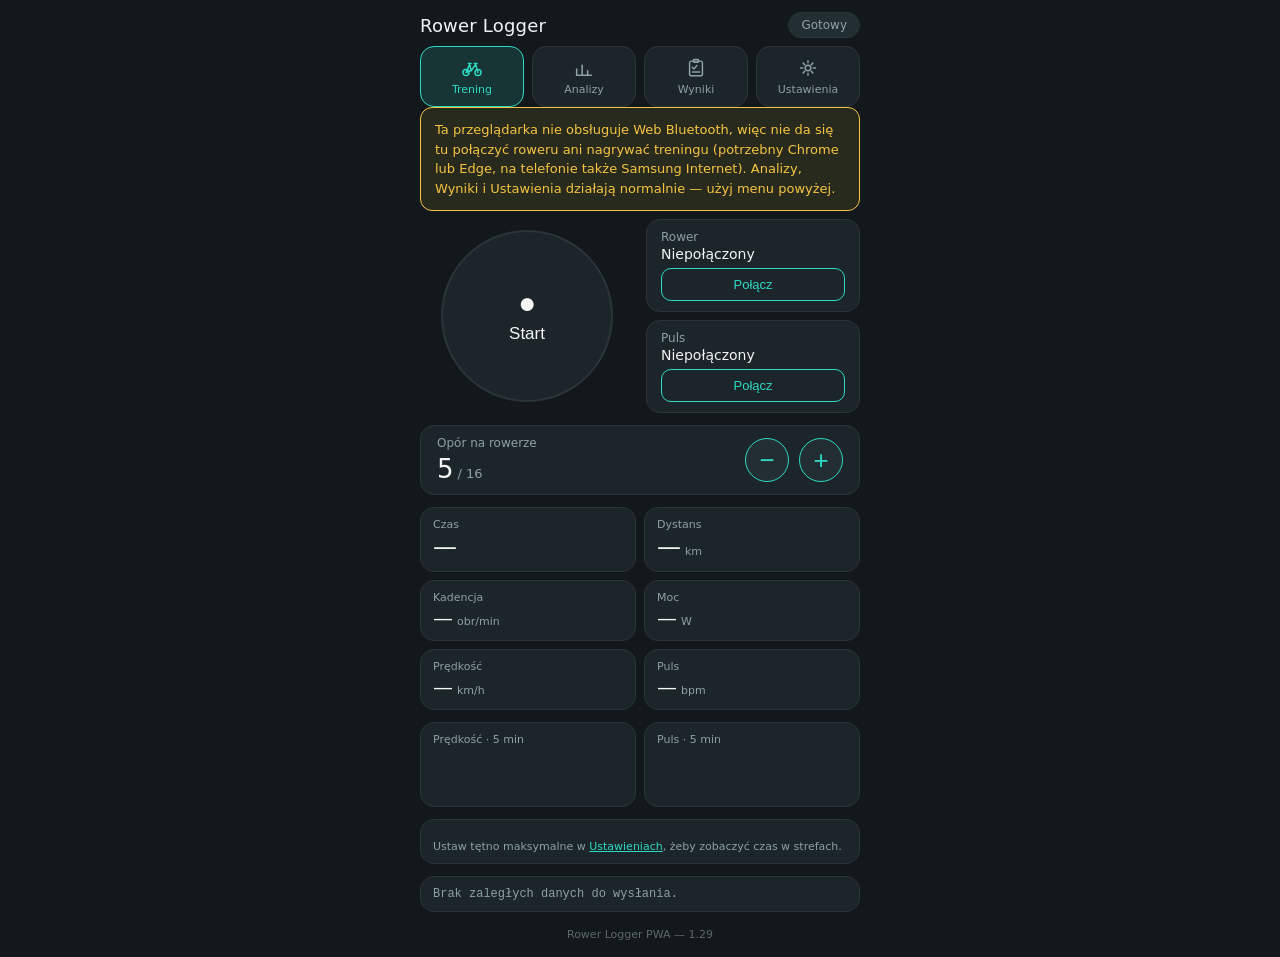
<file: index.html>
<!DOCTYPE html>
<html lang="pl">
<head>
<meta charset="UTF-8">
<meta name="viewport" content="width=device-width, initial-scale=1, viewport-fit=cover">
<meta name="theme-color" content="#12181B">
<title>Rower Logger</title>
<link rel="manifest" href="manifest.webmanifest">
<link rel="icon" href="icon-192.png">
<link rel="apple-touch-icon" href="icon-192.png">
<link rel="stylesheet" href="styles.css?v=1.29">
</head>
<body class="page-training">

<header>
  <h1>Rower Logger</h1>
  <span id="statusPill">Gotowy</span>
</header>

<nav class="nav-menu">
  <a class="nav-tile" data-page="index.html" href="index.html">
    <span class="nav-icon"><svg viewBox="0 0 24 24" fill="none" stroke="currentColor" stroke-width="1.6" stroke-linecap="round" stroke-linejoin="round" aria-hidden="true"><circle cx="5.5" cy="17" r="3.3"/><circle cx="18.5" cy="17" r="3.3"/><path d="M5.5 17 9.5 8 11 15 5.5 17M11 15 16 8 18.5 17"/><path d="M8 7.2h3"/><path d="M14.5 7.2h3"/></svg></span>
    <span class="nav-label">Trening</span>
  </a>
  <a class="nav-tile" data-page="analiza.html" href="analiza.html">
    <span class="nav-icon"><svg viewBox="0 0 24 24" fill="none" stroke="currentColor" stroke-width="1.7" stroke-linecap="round" stroke-linejoin="round" aria-hidden="true"><path d="M4 20V13"/><path d="M10 20V9"/><path d="M16 20V15"/><path d="M20 20H4"/></svg></span>
    <span class="nav-label">Analizy</span>
  </a>
  <a class="nav-tile" data-page="wyniki.html" href="wyniki.html">
    <span class="nav-icon"><svg viewBox="0 0 24 24" fill="none" stroke="currentColor" stroke-width="1.6" stroke-linecap="round" stroke-linejoin="round" aria-hidden="true"><rect x="5" y="4.5" width="14" height="16" rx="2"/><rect x="9" y="2.7" width="6" height="3" rx="1"/><path d="M8 11.3 9.8 13 13 9.3"/><path d="M8 16.3h8"/></svg></span>
    <span class="nav-label">Wyniki</span>
  </a>
  <a class="nav-tile" data-page="ustawienia.html" href="ustawienia.html">
    <span class="nav-icon"><svg viewBox="0 0 24 24" fill="none" stroke="currentColor" stroke-width="1.6" stroke-linecap="round" stroke-linejoin="round" aria-hidden="true"><circle cx="12" cy="12" r="3"/><path d="M12 4v2.4M12 17.6V20M20 12h-2.4M6.4 12H4"/><path d="M17.3 6.7l-1.7 1.7M8.4 15.6l-1.7 1.7M17.3 17.3l-1.7-1.7M8.4 8.4 6.7 6.7"/></svg></span>
    <span class="nav-label">Ustawienia</span>
  </a>
</nav>

<div id="testBanner" role="status">
  <strong>Trening testowy</strong> — bez zapisu w arkuszu
</div>

<div id="configWarning">
  Nie ustawiono adresu Google Apps Script. Otwórz "Ustawienia" w menu powyżej, żeby wkleić URL wdrożenia.
</div>

<div id="bluetoothNotice">
  Ta przeglądarka nie obsługuje Web Bluetooth, więc nie da się tu połączyć roweru ani nagrywać treningu (potrzebny Chrome lub Edge, na telefonie także Samsung Internet). Analizy, Wyniki i Ustawienia działają normalnie — użyj menu powyżej.
</div>

<main>
  <div id="topRow">
    <div id="recordBtnWrap">
      <button id="recordBtn">
        <span class="icon">&#9679;</span>
        <span id="recordBtnLabel">Start</span>
      </button>
    </div>

    <div id="connectRow">
      <div id="bikeCard" class="stat-card connect-card">
        <div>
          <p class="label">Rower<span class="status-dot"></span></p>
          <p class="value" id="bikeStatus">Niepołączony</p>
        </div>
        <button id="bikeConnectBtn" class="hr-connect-btn">Połącz</button>
      </div>

      <div id="hrCard" class="stat-card connect-card">
        <div>
          <p class="label">Puls<span class="status-dot"></span></p>
          <p class="value" id="hrStrapStatus">Niepołączony</p>
        </div>
        <button id="hrConnectBtn" class="hr-connect-btn">Połącz</button>
      </div>
    </div>
  </div>

  <div id="resistanceCard" class="stat-card">
    <div>
      <p class="label">Opór na rowerze</p>
      <p class="value"><span id="resistanceValue">5</span><span class="unit">/ 16</span></p>
    </div>
    <div class="resistance-buttons">
      <button id="resistanceMinus" class="stepper-btn" aria-label="Zmniejsz opór">&#8722;</button>
      <button id="resistancePlus" class="stepper-btn" aria-label="Zwiększ opór">+</button>
    </div>
  </div>

  <div id="liveStats">
    <div class="stat-card">
      <p class="label">Czas</p>
      <p class="value"><span id="statElapsed">—</span></p>
    </div>
    <div class="stat-card">
      <p class="label">Dystans</p>
      <p class="value"><span id="statDistance">—</span><span class="unit">km</span></p>
    </div>
    <div class="stat-card">
      <p class="label">Kadencja</p>
      <p class="value"><span id="statCadence">—</span><span class="unit">obr/min</span></p>
    </div>
    <div class="stat-card">
      <p class="label">Moc</p>
      <p class="value"><span id="statPower">—</span><span class="unit">W</span></p>
    </div>
    <div class="stat-card">
      <p class="label">Prędkość</p>
      <p class="value"><span id="statSpeed">—</span><span class="unit">km/h</span></p>
    </div>
    <div class="stat-card">
      <p class="label">Puls</p>
      <p class="value"><span id="statHr">—</span><span class="unit">bpm</span></p>
    </div>
  </div>

  <div id="trendsRow">
  <div id="speedSparklineWrap" class="stat-card" title="Trend z ostatnich ~5 min; jaśniejsza, cieńsza linia to średnia z treningu">
    <div class="sparkline-header">
      <p class="label">Prędkość · 5 min</p>
    </div>
    <div class="sparkline-chart-wrap">
      <span id="speedSparkMax" class="sparkline-axis-label"></span>
      <span id="speedSparkMin" class="sparkline-axis-label sparkline-axis-min"></span>
      <canvas id="sparklineSpeed" class="sparkline-canvas" role="img" aria-label="Wykres trendu prędkości z ostatnich pięciu minut treningu"></canvas>
    </div>
  </div>

  <div id="hrSparklineWrap" class="stat-card" title="Trend z ostatnich ~5 min; cieńsza linia to średnia z treningu, kolor tła to strefa tętna w danym momencie">
    <div class="sparkline-header">
      <p class="label">Puls · 5 min</p>
    </div>
    <div class="sparkline-chart-wrap">
      <span id="hrSparkMax" class="sparkline-axis-label"></span>
      <span id="hrSparkMin" class="sparkline-axis-label sparkline-axis-min"></span>
      <canvas id="sparklineHr" class="sparkline-canvas" role="img" aria-label="Wykres trendu pulsu z ostatnich pięciu minut treningu"></canvas>
    </div>
  </div>
  </div>

  <div id="zonesLiveCard" class="stat-card">
    <div id="zonesLiveBody"></div>
  </div>

  <div id="summaryCard">
    <h2>Podsumowanie treningu</h2>
    <div id="summaryGapWarning"></div>
    <div class="summary-grid">
      <div class="summary-row"><p class="k">Czas trwania</p><p class="v" id="sumDuration">—</p></div>
      <div class="summary-row"><p class="k">Dystans</p><p class="v" id="sumDistance">—</p></div>
      <div class="summary-row"><p class="k">Prędkość śr. / maks.</p><p class="v" id="sumSpeed">—</p></div>
      <div class="summary-row"><p class="k">Kadencja śr. / maks.</p><p class="v" id="sumCadence">—</p></div>
      <div class="summary-row"><p class="k">Moc śr. / maks.</p><p class="v" id="sumPower">—</p></div>
      <div class="summary-row"><p class="k">Puls śr. / maks.</p><p class="v" id="sumHr">—</p></div>
      <div class="summary-row" id="sumBest5Row" style="display: none;"><p class="k">Najlepsze 5 min</p><p class="v" id="sumBest5">—</p></div>
      <div class="summary-row" id="sumBest15Row" style="display: none;"><p class="k">Najlepsze 15 min</p><p class="v" id="sumBest15">—</p></div>
      <div class="summary-row" id="sumBest30Row" style="display: none;"><p class="k">Najlepsze 30 min</p><p class="v" id="sumBest30">—</p></div>
    </div>
    <div id="summaryZones" style="display: none;">
      <p class="summary-zones-title">Czas w strefach tętna</p>
      <div id="summaryZonesBody"></div>
    </div>
  </div>

  <div id="logBox" title="Dotknij, żeby rozwinąć lub zwinąć dziennik">
    <div id="logLast">Gotowy do połączenia z rowerem.</div>
    <div id="logFull" hidden></div>
  </div>
</main>

<footer>Rower Logger PWA — <span id="appVersion"></span></footer>

<script src="nav.js?v=1.29"></script>
<script src="app.js?v=1.29"></script>
<script>
if ('serviceWorker' in navigator) {
  window.addEventListener('load', () => {
    navigator.serviceWorker.register('sw.js?v=1.29').catch(() => {});
  });
}
</script>
</body>
</html>
</file>
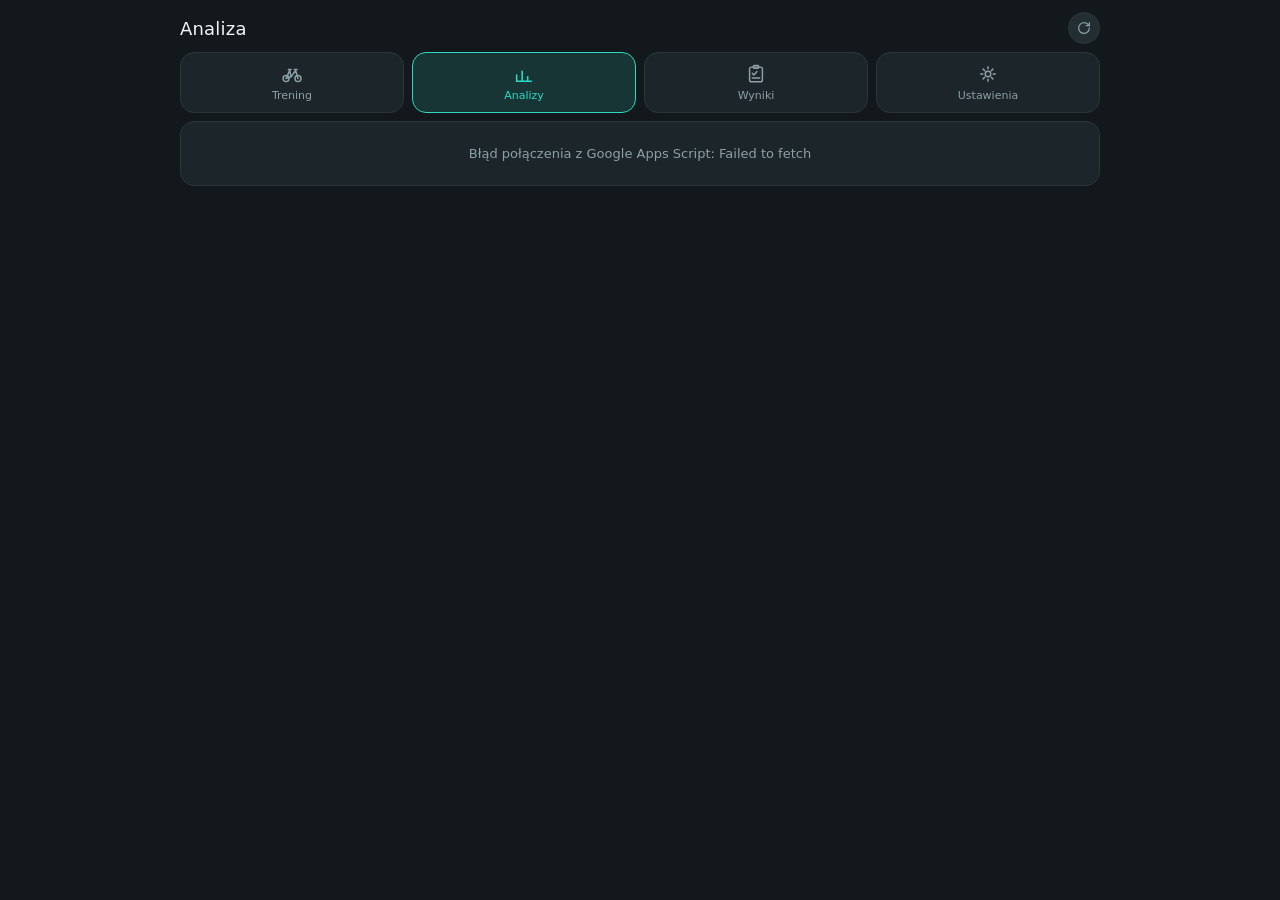
<file: analiza.html>
<!DOCTYPE html>
<html lang="pl">
<head>
<meta charset="UTF-8">
<meta name="viewport" content="width=device-width, initial-scale=1, viewport-fit=cover">
<meta name="theme-color" content="#12181B">
<title>Rower Logger — Analiza</title>
<link rel="manifest" href="manifest.webmanifest">
<link rel="icon" href="icon-192.png">
<link rel="apple-touch-icon" href="icon-192.png">
<link rel="stylesheet" href="styles.css?v=1.29">
</head>
<body class="wide">

<header>
  <h1>Analiza</h1>
  <button type="button" id="refreshBtn" class="refresh-btn" aria-label="Odśwież dane" title="Odśwież dane"><svg viewBox="0 0 24 24" width="16" height="16" fill="none" stroke="currentColor" stroke-width="1.8" stroke-linecap="round" stroke-linejoin="round" aria-hidden="true"><path d="M20 12a8 8 0 1 1-2.6-5.9L20 8.5"/><path d="M20 4v4.5h-4.5"/></svg></button>
</header>

<nav class="nav-menu">
  <a class="nav-tile" data-page="index.html" href="index.html">
    <span class="nav-icon"><svg viewBox="0 0 24 24" fill="none" stroke="currentColor" stroke-width="1.6" stroke-linecap="round" stroke-linejoin="round" aria-hidden="true"><circle cx="5.5" cy="17" r="3.3"/><circle cx="18.5" cy="17" r="3.3"/><path d="M5.5 17 9.5 8 11 15 5.5 17M11 15 16 8 18.5 17"/><path d="M8 7.2h3"/><path d="M14.5 7.2h3"/></svg></span>
    <span class="nav-label">Trening</span>
  </a>
  <a class="nav-tile" data-page="analiza.html" href="analiza.html">
    <span class="nav-icon"><svg viewBox="0 0 24 24" fill="none" stroke="currentColor" stroke-width="1.7" stroke-linecap="round" stroke-linejoin="round" aria-hidden="true"><path d="M4 20V13"/><path d="M10 20V9"/><path d="M16 20V15"/><path d="M20 20H4"/></svg></span>
    <span class="nav-label">Analizy</span>
  </a>
  <a class="nav-tile" data-page="wyniki.html" href="wyniki.html">
    <span class="nav-icon"><svg viewBox="0 0 24 24" fill="none" stroke="currentColor" stroke-width="1.6" stroke-linecap="round" stroke-linejoin="round" aria-hidden="true"><rect x="5" y="4.5" width="14" height="16" rx="2"/><rect x="9" y="2.7" width="6" height="3" rx="1"/><path d="M8 11.3 9.8 13 13 9.3"/><path d="M8 16.3h8"/></svg></span>
    <span class="nav-label">Wyniki</span>
  </a>
  <a class="nav-tile" data-page="ustawienia.html" href="ustawienia.html">
    <span class="nav-icon"><svg viewBox="0 0 24 24" fill="none" stroke="currentColor" stroke-width="1.6" stroke-linecap="round" stroke-linejoin="round" aria-hidden="true"><circle cx="12" cy="12" r="3"/><path d="M12 4v2.4M12 17.6V20M20 12h-2.4M6.4 12H4"/><path d="M17.3 6.7l-1.7 1.7M8.4 15.6l-1.7 1.7M17.3 17.3l-1.7-1.7M8.4 8.4 6.7 6.7"/></svg></span>
    <span class="nav-label">Ustawienia</span>
  </a>
</nav>

<main>
  <div id="analysisContent" class="empty-state">Wczytywanie danych…</div>
</main>

<script src="nav.js?v=1.29"></script>
<script src="analiza.js?v=1.29"></script>
</body>
</html>
</file>
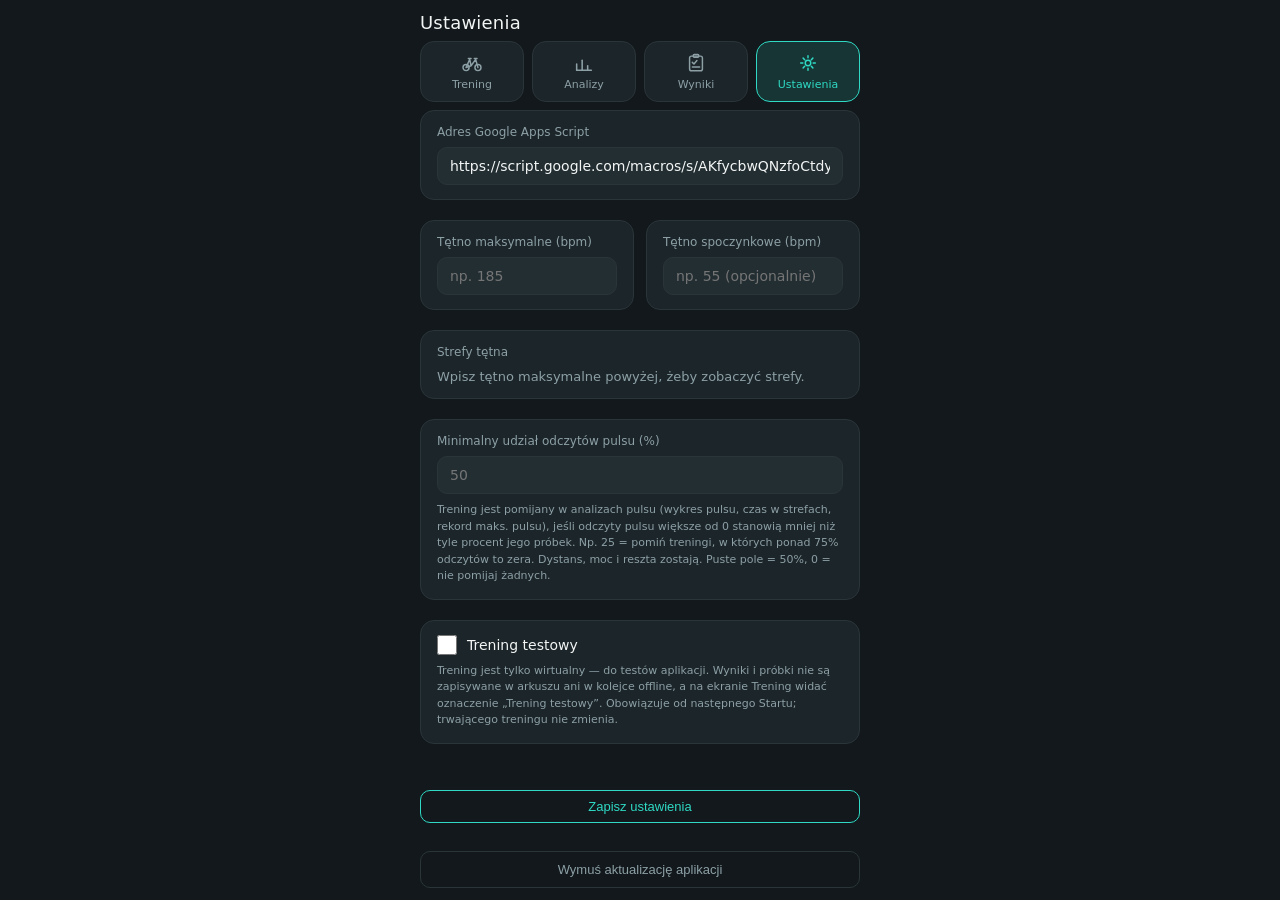
<file: ustawienia.html>
<!DOCTYPE html>
<html lang="pl">
<head>
<meta charset="UTF-8">
<meta name="viewport" content="width=device-width, initial-scale=1, viewport-fit=cover">
<meta name="theme-color" content="#12181B">
<title>Rower Logger — Ustawienia</title>
<link rel="manifest" href="manifest.webmanifest">
<link rel="icon" href="icon-192.png">
<link rel="apple-touch-icon" href="icon-192.png">
<link rel="stylesheet" href="styles.css?v=1.29">
</head>
<body>

<header>
  <h1>Ustawienia</h1>
</header>

<nav class="nav-menu">
  <a class="nav-tile" data-page="index.html" href="index.html">
    <span class="nav-icon"><svg viewBox="0 0 24 24" fill="none" stroke="currentColor" stroke-width="1.6" stroke-linecap="round" stroke-linejoin="round" aria-hidden="true"><circle cx="5.5" cy="17" r="3.3"/><circle cx="18.5" cy="17" r="3.3"/><path d="M5.5 17 9.5 8 11 15 5.5 17M11 15 16 8 18.5 17"/><path d="M8 7.2h3"/><path d="M14.5 7.2h3"/></svg></span>
    <span class="nav-label">Trening</span>
  </a>
  <a class="nav-tile" data-page="analiza.html" href="analiza.html">
    <span class="nav-icon"><svg viewBox="0 0 24 24" fill="none" stroke="currentColor" stroke-width="1.7" stroke-linecap="round" stroke-linejoin="round" aria-hidden="true"><path d="M4 20V13"/><path d="M10 20V9"/><path d="M16 20V15"/><path d="M20 20H4"/></svg></span>
    <span class="nav-label">Analizy</span>
  </a>
  <a class="nav-tile" data-page="wyniki.html" href="wyniki.html">
    <span class="nav-icon"><svg viewBox="0 0 24 24" fill="none" stroke="currentColor" stroke-width="1.6" stroke-linecap="round" stroke-linejoin="round" aria-hidden="true"><rect x="5" y="4.5" width="14" height="16" rx="2"/><rect x="9" y="2.7" width="6" height="3" rx="1"/><path d="M8 11.3 9.8 13 13 9.3"/><path d="M8 16.3h8"/></svg></span>
    <span class="nav-label">Wyniki</span>
  </a>
  <a class="nav-tile" data-page="ustawienia.html" href="ustawienia.html">
    <span class="nav-icon"><svg viewBox="0 0 24 24" fill="none" stroke="currentColor" stroke-width="1.6" stroke-linecap="round" stroke-linejoin="round" aria-hidden="true"><circle cx="12" cy="12" r="3"/><path d="M12 4v2.4M12 17.6V20M20 12h-2.4M6.4 12H4"/><path d="M17.3 6.7l-1.7 1.7M8.4 15.6l-1.7 1.7M17.3 17.3l-1.7-1.7M8.4 8.4 6.7 6.7"/></svg></span>
    <span class="nav-label">Ustawienia</span>
  </a>
</nav>

<main>
  <div class="stat-card settings-field">
    <label for="appsScriptUrl">Adres Google Apps Script</label>
    <input type="url" id="appsScriptUrl" placeholder="https://script.google.com/macros/s/.../exec" autocomplete="off">
  </div>

  <div class="settings-field-row">
    <div class="stat-card settings-field">
      <label for="maxHr">Tętno maksymalne (bpm)</label>
      <input type="number" id="maxHr" placeholder="np. 185" min="1" inputmode="numeric">
    </div>

    <div class="stat-card settings-field">
      <label for="restingHr">Tętno spoczynkowe (bpm)</label>
      <input type="number" id="restingHr" placeholder="np. 55 (opcjonalnie)" min="1" inputmode="numeric">
    </div>
  </div>

  <div class="stat-card" id="hrZonesCard">
    <p class="label">Strefy tętna</p>
    <div id="hrZonesList"></div>
  </div>

  <div class="stat-card settings-field">
    <label for="minHrCoverage">Minimalny udział odczytów pulsu (%)</label>
    <input type="number" id="minHrCoverage" placeholder="50" min="0" max="100" inputmode="numeric">
    <p class="settings-hint">Trening jest pomijany w analizach pulsu (wykres pulsu, czas w strefach, rekord maks. pulsu), jeśli odczyty pulsu większe od 0 stanowią mniej niż tyle procent jego próbek. Np. 25 = pomiń treningi, w których ponad 75% odczytów to zera. Dystans, moc i reszta zostają. Puste pole = 50%, 0 = nie pomijaj żadnych.</p>
  </div>

  <div class="stat-card settings-field">
    <label class="settings-check" for="testMode">
      <input type="checkbox" id="testMode">
      <span>Trening testowy</span>
    </label>
    <p class="settings-hint">Trening jest tylko wirtualny — do testów aplikacji. Wyniki i próbki nie są zapisywane w arkuszu ani w kolejce offline, a na ekranie Trening widać oznaczenie „Trening testowy”. Obowiązuje od następnego Startu; trwającego treningu nie zmienia.</p>
  </div>

  <p id="settingsStatus" class="settings-status"></p>

  <button class="hr-connect-btn" id="saveSettingsBtn">Zapisz ustawienia</button>
  <button class="secondary" id="forceUpdateBtn">Wymuś aktualizację aplikacji</button>
</main>

<script src="nav.js?v=1.29"></script>
<script src="ustawienia.js?v=1.29"></script>
</body>
</html>
</file>
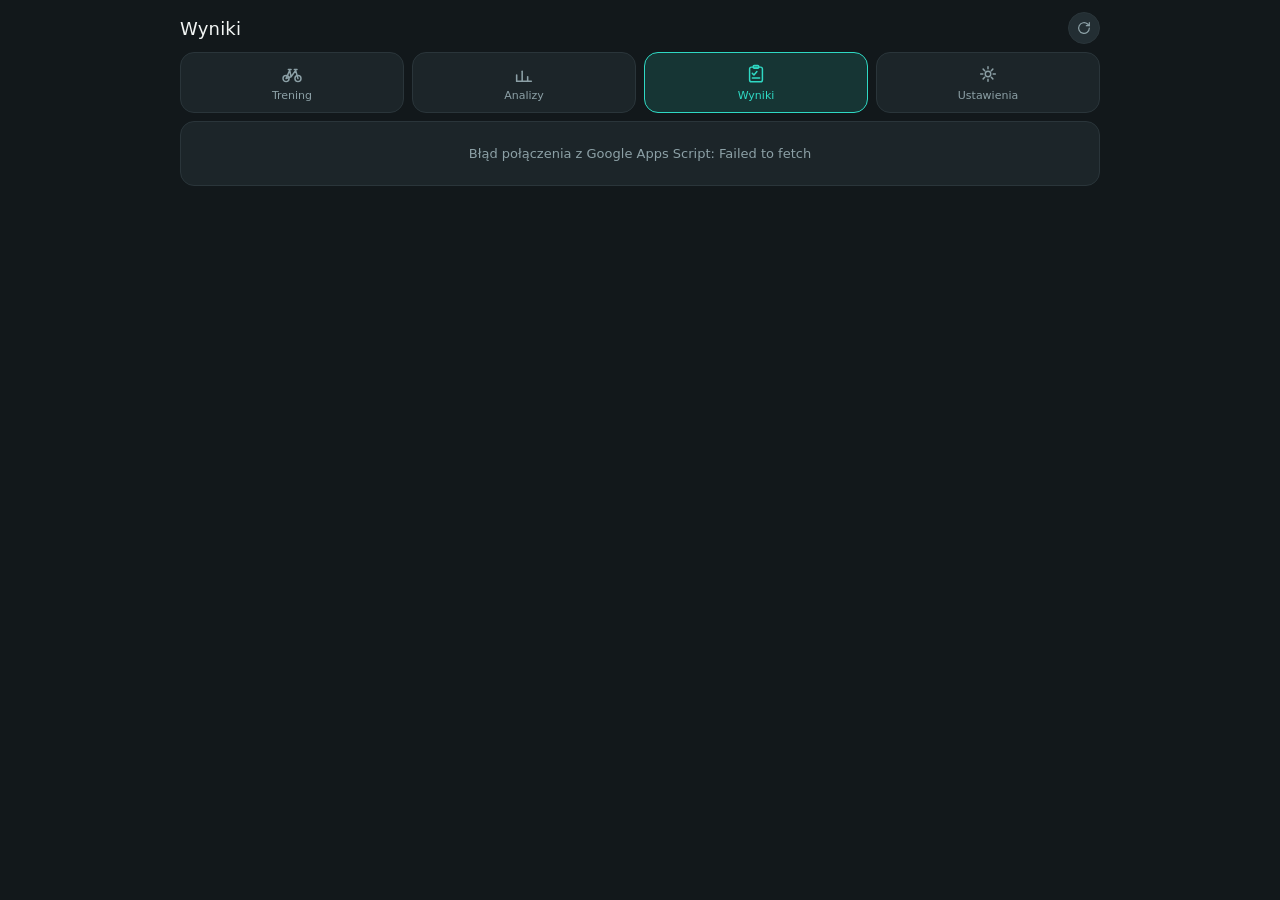
<file: wyniki.html>
<!DOCTYPE html>
<html lang="pl">
<head>
<meta charset="UTF-8">
<meta name="viewport" content="width=device-width, initial-scale=1, viewport-fit=cover">
<meta name="theme-color" content="#12181B">
<title>Rower Logger — Wyniki</title>
<link rel="manifest" href="manifest.webmanifest">
<link rel="icon" href="icon-192.png">
<link rel="apple-touch-icon" href="icon-192.png">
<link rel="stylesheet" href="styles.css?v=1.29">
</head>
<body class="wide">

<header>
  <h1>Wyniki</h1>
  <button type="button" id="refreshBtn" class="refresh-btn" aria-label="Odśwież dane" title="Odśwież dane"><svg viewBox="0 0 24 24" width="16" height="16" fill="none" stroke="currentColor" stroke-width="1.8" stroke-linecap="round" stroke-linejoin="round" aria-hidden="true"><path d="M20 12a8 8 0 1 1-2.6-5.9L20 8.5"/><path d="M20 4v4.5h-4.5"/></svg></button>
</header>

<nav class="nav-menu">
  <a class="nav-tile" data-page="index.html" href="index.html">
    <span class="nav-icon"><svg viewBox="0 0 24 24" fill="none" stroke="currentColor" stroke-width="1.6" stroke-linecap="round" stroke-linejoin="round" aria-hidden="true"><circle cx="5.5" cy="17" r="3.3"/><circle cx="18.5" cy="17" r="3.3"/><path d="M5.5 17 9.5 8 11 15 5.5 17M11 15 16 8 18.5 17"/><path d="M8 7.2h3"/><path d="M14.5 7.2h3"/></svg></span>
    <span class="nav-label">Trening</span>
  </a>
  <a class="nav-tile" data-page="analiza.html" href="analiza.html">
    <span class="nav-icon"><svg viewBox="0 0 24 24" fill="none" stroke="currentColor" stroke-width="1.7" stroke-linecap="round" stroke-linejoin="round" aria-hidden="true"><path d="M4 20V13"/><path d="M10 20V9"/><path d="M16 20V15"/><path d="M20 20H4"/></svg></span>
    <span class="nav-label">Analizy</span>
  </a>
  <a class="nav-tile" data-page="wyniki.html" href="wyniki.html">
    <span class="nav-icon"><svg viewBox="0 0 24 24" fill="none" stroke="currentColor" stroke-width="1.6" stroke-linecap="round" stroke-linejoin="round" aria-hidden="true"><rect x="5" y="4.5" width="14" height="16" rx="2"/><rect x="9" y="2.7" width="6" height="3" rx="1"/><path d="M8 11.3 9.8 13 13 9.3"/><path d="M8 16.3h8"/></svg></span>
    <span class="nav-label">Wyniki</span>
  </a>
  <a class="nav-tile" data-page="ustawienia.html" href="ustawienia.html">
    <span class="nav-icon"><svg viewBox="0 0 24 24" fill="none" stroke="currentColor" stroke-width="1.6" stroke-linecap="round" stroke-linejoin="round" aria-hidden="true"><circle cx="12" cy="12" r="3"/><path d="M12 4v2.4M12 17.6V20M20 12h-2.4M6.4 12H4"/><path d="M17.3 6.7l-1.7 1.7M8.4 15.6l-1.7 1.7M17.3 17.3l-1.7-1.7M8.4 8.4 6.7 6.7"/></svg></span>
    <span class="nav-label">Ustawienia</span>
  </a>
</nav>

<main>
  <div id="resultsContainer" class="empty-state">Wczytywanie danych…</div>
</main>

<script src="nav.js?v=1.29"></script>
<script src="wyniki.js?v=1.29"></script>
</body>
</html>
</file>
<file: styles.css>
:root {
  --bg: #12181B;
  --surface: #1C2529;
  --surface-2: #232E33;
  --accent: #2FD9C4;
  --accent-dim: rgba(47, 217, 196, 0.15);
  --danger: #FF5C5C;
  --text: #F2F5F4;
  --text-muted: #8CA0A6;
  --border: #2A353A;
  --hr-color: #FF9F43;
}
* { box-sizing: border-box; -webkit-tap-highlight-color: transparent; }
html, body {
  margin: 0; padding: 0;
  background: var(--bg);
  color: var(--text);
  font-family: 'Roboto', system-ui, -apple-system, sans-serif;
  min-height: 100vh;
  overscroll-behavior-y: contain;
}
body {
  display: flex;
  flex-direction: column;
  padding: env(safe-area-inset-top, 20px) 20px calc(env(safe-area-inset-bottom, 20px) + 12px);
  max-width: 480px;
  margin: 0 auto;
}
header {
  display: flex;
  align-items: center;
  justify-content: space-between;
  padding: 12px 0 8px;
}
h1 {
  font-size: 18px;
  font-weight: 500;
  margin: 0;
  letter-spacing: 0.2px;
}
#statusPill {
  font-size: 12px;
  padding: 5px 12px;
  border-radius: 999px;
  background: var(--surface-2);
  color: var(--text-muted);
  border: 0.5px solid var(--border);
}
#statusPill.recording { color: var(--accent); border-color: var(--accent); }
#statusPill.error { color: var(--danger); border-color: var(--danger); }

.refresh-btn {
  width: 32px;
  height: 32px;
  border-radius: 999px;
  background: var(--surface-2);
  border: 0.5px solid var(--border);
  color: var(--text-muted);
  display: flex;
  align-items: center;
  justify-content: center;
  cursor: pointer;
  flex-shrink: 0;
  padding: 0;
}
.refresh-btn:hover { color: var(--text); }
.refresh-btn:active { color: var(--accent); border-color: var(--accent); }
.refresh-btn.spinning { animation: refreshSpin 0.6s linear; }
@keyframes refreshSpin {
  from { transform: rotate(0deg); }
  to { transform: rotate(360deg); }
}

.nav-menu {
  display: grid;
  grid-template-columns: repeat(4, 1fr);
  gap: 8px;
}
.nav-tile {
  display: flex;
  flex-direction: column;
  align-items: center;
  justify-content: center;
  gap: 4px;
  background: var(--surface);
  border: 0.5px solid var(--border);
  border-radius: 14px;
  padding: 10px 4px;
  color: var(--text-muted);
  text-decoration: none;
  font-family: inherit;
  cursor: pointer;
}
.nav-tile:active { background: var(--surface-2); }
.nav-tile.active {
  border-color: var(--accent);
  color: var(--accent);
  background: var(--accent-dim);
}
.nav-icon { display: flex; }
.nav-icon svg { width: 22px; height: 22px; }
.nav-label { font-size: 11px; font-weight: 500; }

main { flex: 1; display: flex; flex-direction: column; gap: 20px; padding-top: 8px; }

#topRow {
  display: grid;
  grid-template-columns: 1fr 1fr;
  align-items: stretch;
  gap: 12px;
}
#recordBtnWrap {
  display: flex;
  justify-content: center;
  align-items: center;
  padding: 8px 0;
  position: relative;
}
#recordBtn {
  width: 168px; height: 168px;
  border-radius: 50%;
  border: none;
  background: var(--surface);
  color: var(--text);
  font-size: 17px;
  font-weight: 500;
  display: flex;
  flex-direction: column;
  align-items: center;
  justify-content: center;
  gap: 6px;
  cursor: pointer;
  position: relative;
  z-index: 1;
  box-shadow: 0 0 0 2px var(--border);
  transition: box-shadow 0.2s ease;
}
#recordBtn:active { transform: scale(0.98); }
#recordBtn.recording {
  box-shadow: 0 0 0 2px var(--danger);
  color: var(--danger);
}
#recordBtn .icon { font-size: 30px; line-height: 1; }
@keyframes pulseRing {
  0% { box-shadow: 0 0 0 0 var(--accent-dim); }
  100% { box-shadow: 0 0 0 28px rgba(47, 217, 196, 0); }
}
.pulse-ring {
  position: absolute;
  top: 50%;
  left: 50%;
  width: 168px; height: 168px;
  margin: -84px 0 0 -84px;
  border-radius: 50%;
  animation: pulseRing 1.8s ease-out infinite;
  pointer-events: none;
}

#liveStats {
  display: grid;
  grid-template-columns: 1fr 1fr;
  gap: 10px;
}
.stat-card {
  background: var(--surface);
  border: 0.5px solid var(--border);
  border-radius: 14px;
  padding: 14px 16px;
}
.stat-card .label { font-size: 12px; color: var(--text-muted); margin: 0 0 4px; }
.stat-card .value { font-size: 26px; font-weight: 500; font-variant-numeric: tabular-nums; margin: 0; }
.stat-card .unit { font-size: 13px; color: var(--text-muted); margin-left: 4px; }

#resistanceCard {
  display: flex;
  align-items: center;
  justify-content: space-between;
  gap: 12px;
  padding: 10px 16px;
}
#resistanceCard .stepper-btn { width: 44px; height: 44px; }
#connectRow {
  min-width: 0;
  display: flex;
  flex-direction: column;
  gap: 8px;
}
.connect-card {
  flex: 1;
  min-width: 0;
  display: flex;
  flex-direction: column;
  align-items: stretch;
  justify-content: center;
  gap: 6px;
  padding: 10px 14px;
}
.connect-card .label { margin: 0 0 2px; }
.connect-card .value { font-size: 14px; }
.hr-connect-btn {
  background: transparent;
  border: 1px solid var(--accent);
  color: var(--accent);
  border-radius: 10px;
  padding: 8px 0;
  font-size: 13px;
  font-weight: 500;
  cursor: pointer;
  flex-shrink: 0;
  width: 100%;
}
.hr-connect-btn:active { background: var(--accent-dim); }
.resistance-buttons { display: flex; gap: 10px; flex-shrink: 0; }
.stepper-btn {
  width: 52px; height: 52px;
  border-radius: 50%;
  border: 1px solid var(--accent);
  background: var(--surface-2);
  color: var(--accent);
  font-size: 26px;
  font-weight: 500;
  line-height: 1;
  display: flex;
  align-items: center;
  justify-content: center;
  cursor: pointer;
}
.stepper-btn:active { background: var(--accent-dim); }
.stepper-btn:disabled {
  border-color: var(--border);
  color: var(--text-muted);
  cursor: default;
  background: var(--surface-2);
}

#speedSparklineWrap, #hrSparklineWrap { padding: 14px 16px; }
.sparkline-header { display: flex; align-items: center; justify-content: space-between; gap: 8px; flex-wrap: wrap; }
.sparkline-header .label { margin: 0; }
.sparkline-legend { display: flex; gap: 10px; }
.legend-item { display: flex; align-items: center; gap: 4px; font-size: 10px; color: var(--text-muted); }
.legend-dot { width: 8px; height: 8px; border-radius: 50%; display: inline-block; }
.legend-dot-avg { opacity: 0.4; }
.sparkline-chart-wrap { position: relative; margin-top: 6px; }
.sparkline-canvas { width: 100%; height: 46px; display: block; }
.sparkline-axis-label {
  position: absolute;
  right: 0;
  font-size: 10px;
  color: var(--text-muted);
  font-variant-numeric: tabular-nums;
  top: -2px;
}
.sparkline-axis-min { top: auto; bottom: -2px; }

.bar-chart-wrap { margin-top: 10px; }
#trendChart { width: 100%; height: 160px; display: block; cursor: pointer; }

.chip-row { display: flex; flex-wrap: wrap; gap: 6px; margin-top: 10px; }
.chip {
  background: var(--surface-2);
  border: 0.5px solid var(--border);
  color: var(--text-muted);
  border-radius: 999px;
  padding: 5px 11px;
  font-size: 12px;
  font-family: inherit;
  cursor: pointer;
}
.chip.active { border-color: var(--accent); color: var(--accent); background: var(--accent-dim); }
.range-dates { display: grid; grid-template-columns: 1fr 1fr; gap: 8px; margin-top: 8px; }
.range-field { display: flex; flex-direction: column; gap: 4px; font-size: 11px; color: var(--text-muted); min-width: 0; }
.range-field input {
  background: var(--surface-2);
  border: 0.5px solid var(--border);
  border-radius: 8px;
  padding: 7px 8px;
  font-size: 13px;
  color: var(--text);
  font-family: inherit;
  width: 100%;
  min-width: 0;
  color-scheme: dark;
}
.range-field input:focus { outline: none; border-color: var(--accent); }
.chart-empty { font-size: 13px; color: var(--text-muted); margin: 14px 0 6px; }

#analysisContent { display: flex; flex-direction: column; gap: 20px; }

/* Parametr treningu (checkbox przed/w trakcie treningu) */
/* Wskaźnik czasu w strefach na stronie Trening (na żywo + podsumowanie) */
#zonesLiveCard { padding: 10px 12px; }
.summary-zones-title { font-size: 12px; color: var(--text-muted); margin: 16px 0 8px; }
.zone-badge {
  font-size: 12px;
  font-weight: 500;
  padding: 3px 10px;
  border-radius: 999px;
  background: var(--surface-2);
  color: var(--text-muted);
  white-space: nowrap;
}
/* plakietka z nazwą strefy bywa długa — spada wtedy pod tytuł */
.zones-live-meta-left { display: flex; align-items: center; flex-wrap: wrap; gap: 4px 8px; min-width: 0; }
.zones-live-meta-left > span:first-child { white-space: nowrap; }
.zones-live-meta > span:last-child { align-self: flex-start; }
.zones-live-meta .zone-badge { font-size: 11px; padding: 1px 8px; }
.zones-live-meta {
  display: flex;
  align-items: center;
  justify-content: space-between;
  font-size: 11px;
  color: var(--text-muted);
  margin-bottom: 6px;
  font-variant-numeric: tabular-nums;
}
.zones-live-bar {
  display: flex;
  gap: 0;
  height: 12px;
  border-radius: 6px;
  overflow: hidden;
  background: var(--surface-2);
}
.zones-live-chips { display: grid; grid-template-columns: repeat(6, 1fr); gap: 2px; margin-top: 8px; }
.zone-chip { text-align: center; border-radius: 8px; padding: 3px 0; border: 1.5px solid transparent; min-width: 0; }
.zone-chip.current { border-color: var(--zone-color); }
.zone-chip-name {
  display: flex;
  align-items: center;
  justify-content: center;
  gap: 3px;
  font-size: 11px;
  color: var(--text-muted);
}
.zone-chip-dot { width: 6px; height: 6px; border-radius: 50%; background: var(--zone-color); flex: 0 0 auto; }
.zone-chip-from { font-size: 10px; color: var(--text-muted); font-variant-numeric: tabular-nums; white-space: nowrap; }
.zone-chip-time { font-size: 12px; font-weight: 500; font-variant-numeric: tabular-nums; }

/* ===== Zwarty układ strony Trening — całość ma mieścić się na ~1 ekranie ===== */
body.page-training main { gap: 12px; }

/* kafle live, 3 wiersze po 2: Czas, Dystans / Kadencja, Moc / Prędkość, Puls */
#liveStats { grid-template-columns: 1fr 1fr; gap: 8px; }
#liveStats > .stat-card { padding: 10px 12px; min-width: 0; }
#liveStats > .stat-card:nth-child(-n+2) .value { font-size: 24px; }
#liveStats .label { font-size: 11px; margin: 0 0 2px; }
#liveStats .value { font-size: 20px; display: flex; align-items: baseline; flex-wrap: wrap; gap: 0 4px; }
#liveStats .unit { font-size: 11px; margin-left: 0; }

/* trendy prędkości i pulsu obok siebie */
#trendsRow { display: grid; grid-template-columns: 1fr 1fr; gap: 8px; }
#trendsRow > .stat-card { padding: 10px 12px; min-width: 0; }
#trendsRow .sparkline-header .label { font-size: 11px; }
#trendsRow .sparkline-canvas { height: 44px; }

/* w trakcie treningu: belka Stop + statusy urządzeń zamiast dużego przycisku */
.status-dot {
  display: none;
  width: 8px;
  height: 8px;
  border-radius: 50%;
  background: var(--text-muted);
  margin-left: 5px;
}
.connect-card.connected .status-dot { background: var(--accent); }
body.recording #topRow { grid-template-columns: 1fr auto; align-items: center; gap: 8px; }
body.recording #recordBtnWrap { padding: 0; }
body.recording #recordBtn {
  width: 100%;
  height: 52px;
  border-radius: 26px;
  flex-direction: row;
  gap: 8px;
  font-size: 16px;
}
body.recording #recordBtn .icon { font-size: 16px; }
body.recording .pulse-ring { display: none; }
body.recording #connectRow { flex-direction: row; gap: 6px; }
body.recording .connect-card {
  flex: 0 0 auto;
  flex-direction: row;
  align-items: center;
  justify-content: flex-start;
  gap: 6px;
  padding: 8px 10px;
}
body.recording .connect-card .label { margin: 0; display: flex; align-items: center; }
body.recording .connect-card .value { display: none; }
body.recording .status-dot { display: inline-block; }
body.recording .connect-card .hr-connect-btn { display: none; }
body.recording #hrCard:not(.connected) .hr-connect-btn { display: block; width: auto; padding: 5px 10px; font-size: 12px; }

.zones-card .label { margin: 0 0 10px; }
.zone-row { padding: 7px 0; border-top: 0.5px solid var(--border); }
.zone-row:first-child { border-top: none; padding-top: 0; }
.zone-row-head { display: flex; align-items: center; gap: 8px; font-size: 13px; }
.zone-name { flex: 1; min-width: 0; }
.zone-bpm { font-size: 11px; color: var(--text-muted); margin-left: 6px; white-space: nowrap; }
.zone-time { font-size: 12px; color: var(--text-muted); font-variant-numeric: tabular-nums; }
.zone-pct { min-width: 38px; text-align: right; font-weight: 500; font-variant-numeric: tabular-nums; }
.zone-bar { height: 6px; border-radius: 3px; background: var(--surface-2); margin-top: 6px; overflow: hidden; }
.zone-bar-fill { height: 100%; border-radius: 3px; }
#zonesChart { width: 100%; height: 140px; display: block; cursor: pointer; margin-top: 14px; }
.zones-note { font-size: 11px; color: var(--text-muted); margin: 10px 0 0; }
.zones-note a { color: var(--accent); }
.records-grid { display: grid; grid-template-columns: repeat(auto-fill, minmax(140px, 1fr)); gap: 8px; margin-top: 10px; }
.record-tile {
  background: var(--surface-2);
  border: 0.5px solid var(--border);
  border-radius: 10px;
  padding: 10px;
  min-width: 0;
}
.record-tile.latest { border-color: var(--accent); }
.record-label { font-size: 11px; color: var(--text-muted); margin: 0 0 4px; }
.record-value { font-size: 18px; font-weight: 500; margin: 0; font-variant-numeric: tabular-nums; }
.record-unit { font-size: 11px; font-weight: 400; color: var(--text-muted); margin-left: 3px; }
.record-date { font-size: 11px; color: var(--text-muted); margin: 4px 0 0; }
.record-new { color: var(--accent); }

#logBox {
  background: var(--surface);
  border: 0.5px solid var(--border);
  border-radius: 14px;
  padding: 8px 12px;
  font-size: 12px;
  color: var(--text-muted);
  font-family: 'Roboto Mono', monospace;
  line-height: 1.5;
  cursor: pointer;
}
#logLast { white-space: nowrap; overflow: hidden; text-overflow: ellipsis; }
#logFull { max-height: 160px; overflow-y: auto; white-space: pre-wrap; }

#summaryCard {
  background: var(--surface);
  border: 0.5px solid var(--accent);
  border-radius: 16px;
  padding: 18px 18px 14px;
  display: none;
}
#summaryCard.visible { display: block; }
#summaryCard h2 { font-size: 15px; font-weight: 500; margin: 0 0 12px; color: var(--accent); }
.summary-grid { display: grid; grid-template-columns: 1fr 1fr; gap: 10px 16px; }
.summary-row .k { font-size: 12px; color: var(--text-muted); margin: 0 0 2px; }
.summary-row .v { font-size: 15px; font-weight: 500; margin: 0; font-variant-numeric: tabular-nums; }

#configWarning {
  background: rgba(255, 92, 92, 0.1);
  border: 0.5px solid var(--danger);
  color: var(--danger);
  border-radius: 12px;
  padding: 12px 14px;
  font-size: 13px;
  line-height: 1.5;
  display: none;
}
#configWarning.visible { display: block; }

#testBanner {
  background: rgba(245, 197, 66, 0.12);
  border: 0.5px solid #F5C542;
  color: #F5C542;
  border-radius: 12px;
  padding: 8px 14px;
  font-size: 13px;
  line-height: 1.4;
  text-align: center;
  display: none;
}
#testBanner.visible { display: block; }

.settings-check { display: flex; align-items: center; gap: 10px; font-size: 14px; color: var(--text); cursor: pointer; }
.settings-field .settings-check { font-size: 14px; color: var(--text); }
.settings-field .settings-check input { width: 20px; height: 20px; padding: 0; margin: 0; accent-color: var(--accent); flex: 0 0 auto; }

#bluetoothNotice {
  background: rgba(245, 197, 66, 0.1);
  border: 0.5px solid #F5C542;
  color: #F5C542;
  border-radius: 12px;
  padding: 12px 14px;
  font-size: 13px;
  line-height: 1.5;
  display: none;
}
#bluetoothNotice.visible { display: block; }

/* Analizy i Wyniki to strony do czytania danych, nie tylko na telefon —
   na szerokim ekranie zajmują więcej miejsca niż wąska kolumna 480 px
   (tabela Wyników mieści więcej kolumn, wykresy są większe). */
@media (min-width: 900px) {
  body.wide { max-width: 960px; }
  body.wide #trendChart { height: 220px; }
  body.wide #zonesChart { height: 180px; }
}

#summaryGapWarning {
  background: rgba(255, 92, 92, 0.1);
  border: 0.5px solid var(--danger);
  color: var(--danger);
  border-radius: 12px;
  padding: 10px 12px;
  font-size: 13px;
  line-height: 1.5;
  margin: 0 0 14px;
  display: none;
}
#summaryGapWarning.visible { display: block; }

.secondary {
  background: transparent;
  border: 0.5px solid var(--border);
  color: var(--text-muted);
  border-radius: 10px;
  padding: 10px 14px;
  font-size: 13px;
  width: 100%;
  margin-top: 8px;
  cursor: pointer;
}

a.secondary {
  display: block;
  text-align: center;
  text-decoration: none;
  box-sizing: border-box;
}

footer { text-align: center; padding: 16px 0 4px; font-size: 11px; color: var(--text-muted); opacity: 0.6; }

.settings-field-row {
  display: grid;
  grid-template-columns: 1fr 1fr;
  gap: 12px;
}
.settings-field-row .settings-field { min-width: 0; }
.settings-field {
  display: flex;
  flex-direction: column;
  gap: 8px;
}
.settings-field label { font-size: 12px; color: var(--text-muted); }
.settings-field input {
  background: var(--surface-2);
  border: 0.5px solid var(--border);
  border-radius: 10px;
  padding: 10px 12px;
  font-size: 14px;
  color: var(--text);
  font-family: inherit;
  width: 100%;
}
.settings-field input:focus { outline: none; border-color: var(--accent); }
.settings-hint { font-size: 11px; line-height: 1.5; color: var(--text-muted); margin: 0; }
.settings-status {
  font-size: 12px;
  color: var(--accent);
  min-height: 14px;
  margin: -8px 0 0;
}
.settings-status.error { color: var(--danger); }

#hrZonesCard .label { margin: 0 0 10px; }
.hr-zones-empty { font-size: 13px; color: var(--text-muted); margin: 0; }
.hr-zone-row {
  display: flex;
  align-items: center;
  gap: 10px;
  padding: 7px 0;
  border-top: 0.5px solid var(--border);
}
.hr-zone-row:first-child { border-top: none; padding-top: 0; }
.hr-zone-swatch {
  width: 10px;
  height: 10px;
  border-radius: 50%;
  flex: 0 0 auto;
}
.hr-zone-label { font-size: 13px; flex: 1; }
.hr-zone-range {
  font-size: 13px;
  color: var(--text-muted);
  font-variant-numeric: tabular-nums;
  white-space: nowrap;
}
.hr-zones-method {
  font-size: 11px;
  color: var(--text-muted);
  margin: 8px 0 0;
  padding-top: 8px;
  border-top: 0.5px solid var(--border);
}
.hr-zones-method-warning { color: var(--danger); }

.empty-state {
  background: var(--surface);
  border: 0.5px solid var(--border);
  border-radius: 14px;
  padding: 24px 16px;
  text-align: center;
  color: var(--text-muted);
  font-size: 13px;
}

.data-table-wrap {
  overflow-x: auto;
  background: var(--surface);
  border: 0.5px solid var(--border);
  border-radius: 14px;
}
.data-table {
  border-collapse: collapse;
  width: 100%;
  font-size: 12px;
  white-space: nowrap;
}
.data-table th, .data-table td {
  padding: 8px 10px;
  text-align: right;
  font-variant-numeric: tabular-nums;
  border-bottom: 0.5px solid var(--border);
}
.data-table th:first-child, .data-table td:first-child,
.data-table th:nth-child(2), .data-table td:nth-child(2) {
  text-align: left;
  font-variant-numeric: normal;
}
.data-table thead th {
  position: sticky;
  top: 0;
  background: var(--surface-2);
  color: var(--text-muted);
  font-weight: 500;
  font-size: 11px;
  white-space: pre-line;
  line-height: 1.3;
  vertical-align: bottom;
}
.data-table tbody tr:last-child td { border-bottom: none; }
.sort-btn {
  background: none;
  border: 0;
  padding: 0;
  margin: 0;
  font: inherit;
  color: inherit;
  text-align: inherit;
  white-space: inherit;
  line-height: inherit;
  cursor: pointer;
}
.sort-btn:hover, .data-table th.sorted .sort-btn { color: var(--accent); }
.sort-arrow { font-size: 9px; }

.pagination {
  display: flex;
  align-items: center;
  justify-content: center;
  gap: 16px;
  margin-top: 10px;
}
.pagination .stepper-btn {
  width: 40px;
  height: 40px;
  font-size: 18px;
}
.pagination-label {
  font-size: 12px;
  color: var(--text-muted);
  font-variant-numeric: tabular-nums;
}
</file>
